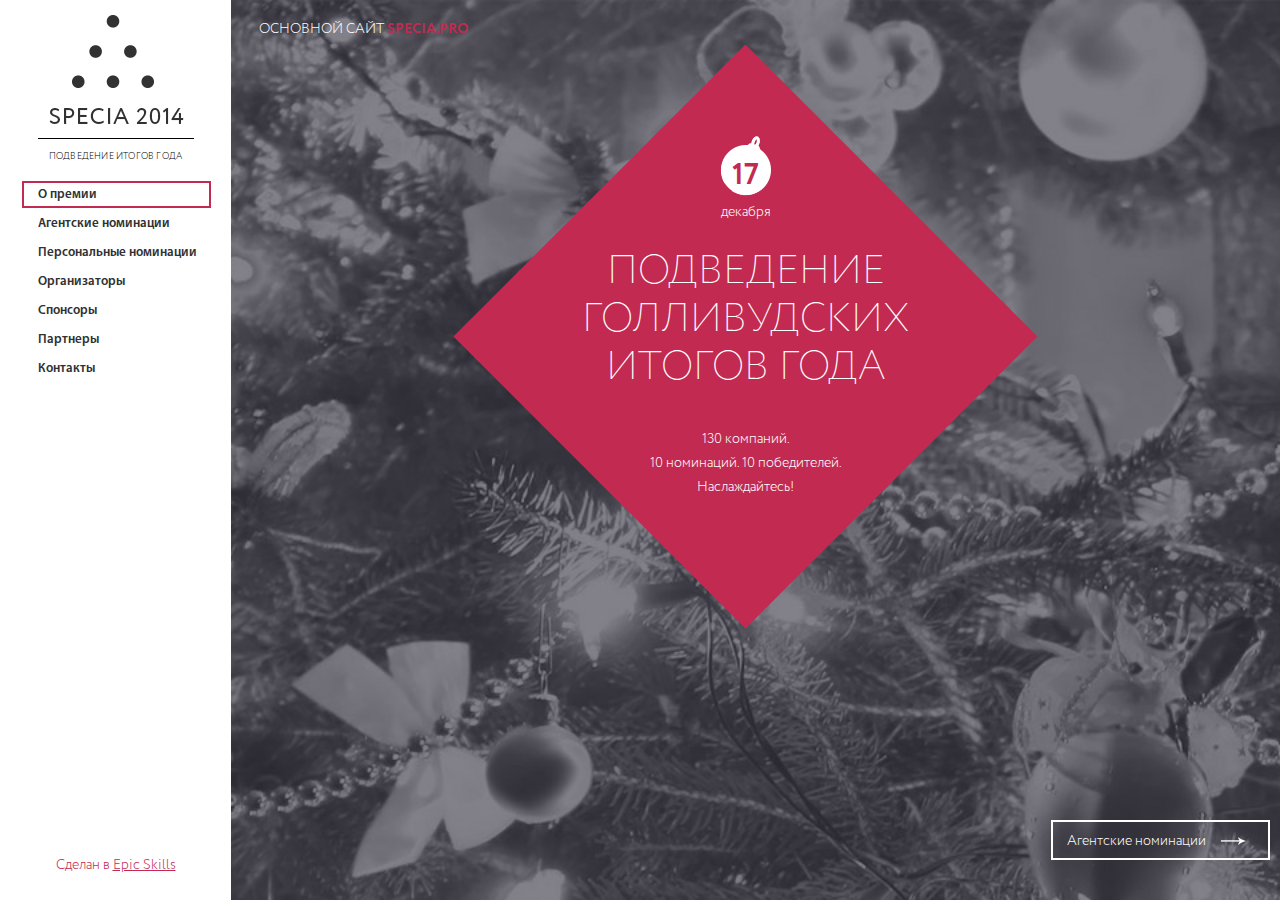
<file: index.html>
<!DOCTYPE html>
<html lang="en">
	<head>
		<meta http-equiv="Content-Type" content="text/html; charset=UTF-8">
		<title>Specia 2014</title>
		<link rel='stylesheet' href='css/reset.css' type='text/css'>
        <link rel="stylesheet" href="css/jquery.fancybox.css">
        <link rel="stylesheet" href="css/onepage-scroll.css">
		<link rel="stylesheet" href="css/style.css" type="text/css">

	</head>
	<body>
        <aside>
            <div class="logo">
                <a href="http://specia.pro/"><img src="img/logo.png" alt=""></a>
                <a href="http://specia.pro/"><img src="img/logo_partners.png" alt=""></a>
                <p class="number-nomination"></p>
                <p>Подведение итогов года</p>
            </div>
            <nav>
                <ul class="outer-menu">
                    <li><a href="#" data-page="1" class="active-link">О премии</a></li>
                    <li><a href="#" class="pull-me" data-page="2">Агентские номинации</a>
                        <ul class="inner-menu" data-inner-menu="1" data-own="1">
                            <li><a href="#" data-page="3" class="inner-link" data-own="1">Лучший event года</a></li>
                            <li><a href="#" data-page="4" class="inner-link" data-own="1">Лучший офис</a></li>
                            <li><a href="#" data-page="5" class="inner-link" data-own="1">Двигатель питерского рынка</a></li>
                            <li><a href="#" data-page="6" class="inner-link" data-own="1">Fail года</a></li>
                            <li><a href="#" data-page="7" class="inner-link" data-own="1">Бренд года</a></li>
                            <li><a href="#" data-page="8" class="inner-link" data-own="1">HR года</a></li>
                            <li><a href="#" data-page="9" class="inner-link" data-own="1">Лучший сайт агентства</a></li>
                            <li><a href="#" data-page="10" class="inner-link" data-own="1">Лучшая молодая студия</a></li>
                        </ul>
                    </li>
                    <li><a href="#" data-page="11" class="pull-me" data-own="2">Персональные номинации</a>
                        <ul class="inner-menu" data-inner-menu="2">
                            <li><a href="#" data-page="12" class="inner-link" data-own="2">Лучший спикер</a></li>
                            <li><a href="#" data-page="13" class="inner-link" data-own="2">Самый яркий руководитель</a></li>
                        </ul>
                    </li>
                    <li><a href="#" data-page="14" data-other="">Организаторы</a></li>
                    <li><a href="#" data-page="15" data-other="">Спонсоры</a></li>
                    <li><a href="#" data-page="16" data-other="">Партнеры</a></li>
                    <li><a href="#" data-page="17">Контакты</a></li>
                </ul>
            </nav>
            <div class="copyright">
                <a href="#">Сделан в <span>Epic Skills</span></a>
            </div>
        </aside>
        <div id="pages">
            <section>
                <div class="wrapper">
                    <div class="mainImg">
                        <img src="img/img_bg.jpg" alt="">
                    </div>
                    <div class="main">
                        <div class="content">
                            <p>Основной сайт <a href="http://specia.pro/">specia.pro</a></p>
                            <div class="promo">
                                <p>17</p>
                                <p>декабря</p>
                                <h1>Подведение голливудских итогов года</h1>
                                <p>130 компаний.</p>
                                <p> 10 номинаций. 10 победителей.</p>
                                <p>Наслаждайтесь!</p>
                            </div>
                            <a href="#" class="next"><span>Агентские номинации</span></a>
                        </div>
                    </div>
                </div>
            </section>
            <section>
                <div class="wrapper">
                    <div class="mainImg">
                        <img src="img/img_bg.jpg" alt="">
                    </div>
                    <div class="main"> 
                        <div class="content">
                            <p>Основной сайт <a href="http://specia.pro/">specia.pro</a></p>
                            <div class="promo">
                                <p>17</p>
                                <p>декабря</p>
                                <h1>Агентские номинации</h1>
                                <p>130 компаний.</p>
                                <p> 10 номинаций. 10 победителей.</p>
                                <p>Наслаждайтесь!</p>
                            </div>
                            <a href="#" class="next"><span>Лучший event года</span></a>
                        </div>
                    </div>
                </div>
            </section>
            <section class="nominations" data-number="1">
                <div class="wrapper">
                    <div class="mainImg">
                    </div>
                    <div class="main">
                        <div class="content clearfix">
                            <div class="header">
                                <p>Агентские номинации</p>
                            </div>
                            <h1>Лучший event года</h1>
                            <p>самое креативное мероприятие с организацией высокого уровня</p>
                            <div class="row clearfix">
                                <div class="item medalists first-place">
                                    <a href="presentations/1_Event/1. Digitale. Serenity.pdf" class="image-wrapper" target="_blank">
                                        <img src="img/nominants/digitale.jpg" alt="">
                                        <div class="hover-presentation">
                                            <div class="circle"></div>
                                        </div>
                                    </a>
                                    <h3>Digitale</h3>
                                    <div class="contacts clearfix">
                                        <a href="http://digitaleconf.ru/" class="site">digitaleconf.ru</a>
                                    </div>

                                </div>
                                <div class="item medalists second-place">
                                    <a href="presentations/1_Event/4. СПИК. TRINET.ppsx" class="image-wrapper" target="_blank"><img src="img/nominants/spic.jpg" alt="">
                                    <div class="hover-presentation">
                                        <div class="circle"></div>
                                    </div>
                                    </a>
                                    <h3>СПИК</h3>
                                    <div class="contacts clearfix">
                                        <a href="http://2014.sp-ic.ru/" class="site">2014.sp-ic.ru</a>
                                    </div>
                                </div>
                                <div class="item medalists third-place">
                                    <a href="presentations/1_Event/3. Umi summit. UMI.pdf" class="image-wrapper" target="_blank"><img src="img/nominants/umi_summit.jpg" alt="">
                                    <div class="hover-presentation">
                                        <div class="circle"></div>
                                    </div>
                                    </a>
                                    <h3>UMI.SUMMIT</h3>
                                    <div class="contacts clearfix">
                                        <a href="http://www.umi-cms.ru/partners/summit/" class="site">www.umi-cms.ru</a>
                                    </div>
                                </div>
                            </div>
                            <a href="#" class="next"><span>Лучший офис</span></a>
                        </div>
                    </div>
                </div>
            </section>
            <section class="nominations" data-number="2">
                <div class="wrapper">
                    <div class="mainImg">
                    </div>
                    <div class="main">
                        <div class="content clearfix">
                            <div class="header">
                                <div>
                                    <p>Агентские номинации</p>
                                </div>
                            </div>
                            <h1>Лучший офис</h1>
                            <p>Самый оригинальный и функциональный офис, из которого не хочется уходить</p>
                            <div class="row clearfix">
                                <div class="item medalists first-place">
                                    <a href="presentations/2_office/1. Офис. Легион.pdf" class="image-wrapper" target="_blank"><img src="img/nominants/legion.jpg" alt="">
                                    <div class="hover-presentation">
                                        <div class="circle"></div>
                                    </div>
                                    </a>
                                    <h3>Легион</h3>
                                    <div class="contacts clearfix">
                                        <a href="http://www.ralegion.ru/" class="site">www.ralegion.ru</a>
                                    </div>
                                </div>
                                <div class="item medalists second-place">
                                    <a href="presentations/2_office/3. Офис. AMG.pdf" class="image-wrapper" target="_blank"><img src="img/nominants/astra.png" alt="">
                                    <div class="hover-presentation">
                                        <div class="circle"></div>
                                    </div>
                                    </a>
                                    <h3>Astra Media Group</h3>
                                    <div class="contacts clearfix">
                                        <a href="http://www.astramg.ru/" class="site">www.astramg.ru</a>
                                    </div>
                                </div>
                                <div class="item medalists third-place">
                                    <a href="presentations/2_office/2. Офис. PDG.pdf" class="image-wrapper" target="_blank"><img src="img/nominants/pdg.png" alt="">
                                    <div class="hover-presentation">
                                        <div class="circle"></div>
                                    </div>
                                    </a>
                                    <h3>Интернет-издательство PDG</h3>
                                    <div class="contacts clearfix">
                                        <a href="http://www.pdg.ru/" class="site">www.pdg.ru</a>
                                    </div>
                                </div>
                            </div>
                            <a href="#" class="next"><span>Двигатель рынка</span></a>
                        </div>
                    </div>
                </div>
            </section>
            <section class="nominations" data-number="3">
                <div class="wrapper">
                    <div class="mainImg">
                    </div>
                    <div class="main">
                        <div class="content clearfix">
                            <div class="header">
                                <div>
                                    <p>Агентские номинации</p>
                                </div>
                            </div>
                            <h1>Двигатель питерского рынка</h1>
                            <p>Компания, занимающаяся развитием отрасли и обучением</p>
                            <div class="row clearfix">
                                <div class="item medalists first-place">
                                    <a href="presentations/3_engine/1. Epic Skills.pdf" class="image-wrapper" target="_blank">
                                        <img src="img/nominants/epic_skills.jpg" alt="">
                                        <div class="hover-presentation">
                                            <div class="circle"></div>
                                        </div>
                                    </a>
                                    <h3>Epic Skills</h3>
                                    <div class="contacts clearfix">
                                        <a href="http://epixx.ru/" class="site">epixx.ru</a>
                                    </div>
                                </div>
                                <div class="item medalists third-place">
                                    <a href="presentations/3_engine/2. Serenity.pdf" class="image-wrapper" target="_blank"><img src="img/nominants/serenity.png" alt="">
                                    <div class="hover-presentation">
                                        <div class="circle"></div>
                                    </div></a>
                                    <h3>Serenity</h3>
                                    <div class="contacts clearfix">
                                        <a href="http://serenity.su/" class="site">serenity.su</a>
                                    </div>
                                </div>
                                <div class="item">
                                    <a href="presentations/3_engine/3. UMI.pdf" class="image-wrapper" target="_blank"><img src="img/nominants/umi.png" alt="">
                                    <div class="hover-presentation">
                                        <div class="circle"></div>
                                    </div></a>
                                    <h3>UMI</h3>
                                    <div class="contacts clearfix">
                                        <a href="http://www.umi-cms.ru/" class="site">www.umi-cms.ru</a>
                                    </div>
                                </div>
                                <div class="item medalists second-place">
                                    <a href="presentations/3_engine/4. AMG.pdf" class="image-wrapper" target="_blank"><img src="img/nominants/astra.png" alt="">
                                    <div class="hover-presentation">
                                        <div class="circle"></div>
                                    </div></a>
                                    <h3>Astra Media Group</h3>
                                    <div class="contacts clearfix">
                                        <a href="http://www.astramg.ru/" class="site">www.astramg.ru</a>
                                    </div>
                                </div>
                            </div>
                            <a href="#" class="next"><span>Fail года</span></a>
                        </div>
                    </div>
                </div>
            </section>
            <section class="nominations" data-number="4">
                <div class="wrapper">
                    <div class="mainImg">
                    </div>
                    <div class="main">
                        <div class="content clearfix">
                            <div class="header">
                                <div>
                                    <p>Агентские номинации</p>
                                </div>
                            </div>
                            <h1>Fail года</h1>
                            <p>Самый эпичный провал этого года</p>
                            <div class="row clearfix">
                                <div class="item medalists first-place">
                                    <a href="presentations/4_fail/1. сайт Specia. AMG.pdf" class="image-wrapper" target="_blank"><img src="img/nominants/astra.png" alt="">
                                    <div class="hover-presentation">
                                        <div class="circle"></div>
                                    </div></a>
                                    <h3>Astra Media Group</h3>
                                    <div class="contacts clearfix">
                                        <a href="http://www.astramg.ru/" class="site">www.astramg.ru</a>
                                    </div>
                                </div>
                            </div>
                            <a href="#" class="next"><span>Бренд года</span></a>
                        </div>
                    </div>
                </div>
            </section>
            <section class="nominations" data-number="5">
                <div class="wrapper">
                    <div class="mainImg">
                    </div>
                    <div class="main">
                        <div class="content clearfix">
                            <div class="header">
                                <div>
                                    <p>Агентские номинации</p>
                                </div>
                            </div>
                            <h1>БРЕНД ГОДА</h1>
                            <p>Самое яркое позиционирование</p>
                            <div class="row clearfix">
                                <div class="item medalists third-place">
                                    <a href="presentations/5_brandname/2. Бренд. ARTW.pdf" class="image-wrapper" target="_blank"><img src="img/nominants/artw.png" alt="">
                                    <div class="hover-presentation">
                                        <div class="circle"></div>
                                    </div>
                                    </a>
                                    <h3>ARTW</h3>
                                    <div class="contacts clearfix">
                                        <a href="http://artw.ru/" class="site">artw.ru</a>
                                    </div>
                                </div>
                                <div class="item medalists first-place">
                                    <a href="presentations/5_brandname/5. Бренд. Shishki.pdf" class="image-wrapper" target="_blank"><img src="img/nominants/shishki.jpg" alt="">
                                    <div class="hover-presentation">
                                        <div class="circle"></div>
                                    </div></a>
                                    <h3>Shishki</h3>
                                    <div class="contacts clearfix">
                                        <a href="http://www.shishki.pro/" class="site">www.shishki.pro</a>
                                    </div>
                                </div>
                                <div class="item medalists second-place">
                                    <a href="presentations/5_brandname/6. Бренд. Trixid.pdf" class="image-wrapper" target="_blank"><img src="img/nominants/trixid.jpg" alt="">
                                    <div class="hover-presentation">
                                        <div class="circle"></div>
                                    </div></a>
                                    <h3>Trixid</h3>
                                    <div class="contacts clearfix">
                                        <a href="http://trixid.ru/#/" class="site">trixid.ru</a>
                                    </div>
                                </div>
                                <div class="item">
                                    <a href="presentations/5_brandname/8. Бренд. Social King.pdf" class="image-wrapper" target="_blank"><img src="img/nominants/socialkings.jpg" alt="">
                                    <div class="hover-presentation">
                                        <div class="circle"></div>
                                    </div></a>
                                    <h3>Social King</h3>
                                    <div class="contacts clearfix">
                                        <a href="http://socialking.ru/" class="site">socialking.ru</a>
                                    </div>
                                </div>
                            </div>
                            <a href="#" class="next"><span>HR года</span></a>
                        </div>
                    </div>
                </div>
            </section>
            <section class="nominations" data-number="6">
                <div class="wrapper">
                    <div class="mainImg">
                    </div>
                    <div class="main">
                        <div class="content clearfix">
                            <div class="header">
                                <div>
                                    <p>Агентские номинации</p>
                                </div>
                            </div>
                            <h1>HR ГОДА</h1>
                            <p>Лучший работодатель, у которого самые счастливые сотрудники</p>
                            <div class="row clearfix">
                                <div class="item">
                                    <a href="presentations/6_hr/1. HR.  Infoshell.pdf" class="image-wrapper" target="_blank"><img src="img/nominants/infoshell.png" alt="">
                                    <div class="hover-presentation">
                                        <div class="circle"></div>
                                    </div></a>
                                    <h3>InfoShell</h3>
                                    <div class="contacts clearfix">
                                        <a href="http://www.infoshell.ru/" class="site">www.infoshell.ru</a>
                                    </div>
                                </div>
                                <div class="item medalists third-place">
                                    <a href="presentations/6_hr/2. HR. AMG.pdf" class="image-wrapper" target="_blank"><img src="img/nominants/astra.png" alt="">
                                    <div class="hover-presentation">
                                        <div class="circle"></div>
                                    </div></a>
                                    <h3>Astra Media Group</h3>
                                    <div class="contacts clearfix">
                                        <a href="http://www.astramg.ru/" class="site">www.astramg.ru</a>
                                    </div>
                                </div>
                                <div class="item medalists first-place">
                                    <a href="presentations/6_hr/3. HR. Shishki.pdf" class="image-wrapper" target="_blank"><img src="img/nominants/shishki.jpg" alt="">
                                    <div class="hover-presentation">
                                        <div class="circle"></div>
                                    </div></a>
                                    <h3>Shishki</h3>
                                    <div class="contacts clearfix">
                                        <a href="http://www.shishki.pro/" class="site">www.shishki.pro</a>
                                    </div>
                                </div>
                                <div class="item medalists second-place">
                                    <a href="presentations/6_hr/5. HR. Медиасфера.pdf" class="image-wrapper" target="_blank"><img src="img/nominants/mediasfera.jpg" alt="">
                                    <div class="hover-presentation">
                                        <div class="circle"></div>
                                    </div></a>
                                    <h3>Медиасфера</h3>
                                    <div class="contacts clearfix">
                                        <a href="http://www.media-sfera.com/" class="site">media-sfera.com</a>
                                    </div>
                                </div>
                            </div>
                            <a href="#" class="next"><span>Лучший сайт агентства</span></a>
                        </div>
                    </div>
                </div>
            </section>
            <section class="nominations" data-number="7">
                <div class="wrapper">
                    <div class="mainImg">
                    </div>
                    <div class="main">
                        <div class="content clearfix">
                            <div class="header">
                                <div>
                                    <p>Агентские номинации</p>
                                </div>
                            </div>
                            <h1>ЛУЧШИЙ САЙТ АГЕНТСТВА</h1>
                            <p>Самый продуктивный сайт digital-компании</p>
                            <div class="row clearfix">
                                <div class="item medalists second-place">
                                    <a href="presentations/7_site/2. Сайт. Легион.pdf" class="image-wrapper" target="_blank"><img src="img/nominants/legion.jpg" alt="">
                                    <div class="hover-presentation">
                                        <div class="circle"></div>
                                    </div></a>
                                    <h3>Легион</h3>
                                    <div class="contacts clearfix">
                                        <a href="http://www.ralegion.ru/" class="site">www.ralegion.ru</a>
                                    </div>
                                </div>
                                <div class="item medalists first-place">
                                    <a href="presentations/7_site/5. Сайт. Nimax.pdf" class="image-wrapper" target="_blank"><img src="img/nominants/nimax_test.png" alt="">
                                    <div class="hover-presentation">
                                        <div class="circle"></div>
                                    </div></a>
                                    <h3>Nimax</h3>
                                    <div class="contacts clearfix">
                                        <a href="http://www.nimax.ru/" class="site">www.nimax.ru</a>
                                    </div>
                                </div>
                                <div class="item medalists third-place">
                                    <a href="presentations/7_site/7. Сайт. UX LAB.pdf" class="image-wrapper" target="_blank"><img src="img/nominants/ux_lab.png" alt="">
                                    <div class="hover-presentation">
                                        <div class="circle"></div>
                                    </div></a>
                                    <h3>UX LAB</h3>
                                    <div class="contacts clearfix">
                                        <a href="http://ux-lab.ru/index.html" class="site">ux-lab.ru</a>
                                    </div>
                                </div>
                                <div class="item">
                                    <a href="presentations/7_site/Сайт. Create.pdf" class="image-wrapper" target="_blank"><img src="img/nominants/create.jpg" alt="">
                                    <div class="hover-presentation">
                                        <div class="circle"></div>
                                    </div></a>
                                    <h3>Create</h3>
                                    <div class="contacts clearfix">
                                        <a href="http://createdigital.me/" class="site">createdigital.me</a>
                                    </div>
                                </div>
                            </div>
                            <a href="#" class="next"><span>Лучшая молодая студия</span></a>
                        </div>
                    </div>
                </div>
            </section>
            <section class="nominations" data-number="8">
                <div class="wrapper">
                    <div class="mainImg">
                    </div>
                    <div class="main">
                        <div class="content clearfix">
                            <div class="header">
                                <div>
                                    <p>Агентские номинации</p>
                                </div>
                            </div>
                            <h1>ЛУЧШАЯ МОЛОДАЯ СТУДИЯ</h1>
                            <p>Молодая студия, громко заявившая о себе</p>
                            <div class="row clearfix">
                                <div class="item">
                                    <a href="presentations/8_young/2. Аэроплан.pdf" class="image-wrapper" target="_blank"><img src="img/img_sponsors_aeroplan.jpg" alt="">
                                    <div class="hover-presentation">
                                        <div class="circle"></div>
                                    </div></a>
                                    <h3>Аэроплан</h3>
                                    <div class="contacts clearfix">
                                        <a href="https://aeroplan.ru/" class="site">aeroplan.ru</a>
                                    </div>
                                </div>
                                <div class="item medalists third-place">
                                    <a href="presentations/8_young/5. Create.pdf" class="image-wrapper" target="_blank"><img src="img/nominants/create.jpg" alt="">
                                    <div class="hover-presentation">
                                        <div class="circle"></div>
                                    </div></a>
                                    <h3>Create</h3>
                                    <div class="contacts clearfix">
                                        <a href="http://createdigital.me/" class="site">createdigital.me</a>
                                    </div>
                                </div>
                                <div class="item medalists second-place">
                                    <a href="presentations/8_young/3. Take the Cake.pdf" class="image-wrapper" target="_blank"><img src="img/nominants/takethecake.jpg" alt="">
                                    <div class="hover-presentation">
                                        <div class="circle"></div>
                                    </div></a>
                                    <h3>Take the cake</h3>
                                    <div class="contacts clearfix">
                                        <a href="http://takethecake.ru/" class="site">takethecake.ru</a>
                                    </div>
                                </div>
                                <div class="item medalists first-place">
                                    <a href="presentations/8_young/4. El Fidel.pdf" class="image-wrapper" target="_blank"><img src="img/nominants/elfidel.jpg" alt="">
                                    <div class="hover-presentation">
                                        <div class="circle"></div>
                                    </div></a>
                                    <h3>El Fidel</h3>
                                    <div class="contacts clearfix">
                                        <a href="http://www.el-fidel.com/" class="site">el-fidel.com</a>
                                    </div>
                                </div>
                            </div>
                            <a href="#" class="next"><span>Персональные номинации</span></a>
                        </div>
                    </div>
                </div>
            </section>
            <section>
                <div class="wrapper">
                    <div class="mainImg">
                        <img src="img/img_bg.jpg" alt="">
                    </div>
                    <div class="main">
                        <div class="content">
                            <p>Основной сайт <a href="http://specia.pro/">specia.pro</a></p>
                            <div class="promo">
                                <p>17</p>
                                <p>декабря</p>
                                <h1>Персональные номинации</h1>
                                <p>130 компаний.</p>
                                <p>10 номинаций. 10 победителей.</p>
                                <p>Наслаждайтесь зрелищем!</p>
                            </div>
                            <a href="#" class="next">Лучший спикер</a>
                        </div>
                    </div>
                </div>
            </section>
            <section class="nominations" data-number="1">
                <div class="wrapper">
                    <div class="mainImg">
                    </div>
                    <div class="main">
                        <div class="content clearfix">
                            <div class="header">
                                <div>
                                    <p>Персональные номинации</p>
                                </div>
                            </div>
                            <h1>Лучший спикер</h1>
                            <p>Человек, знающий, как завладеть аудиторией</p>
                            <div class="row clearfix">
                                <div class="item medalists third-place">
                                    <a href="presentations/1_speaker/2. Миша Шишкин. shishki.pdf" class="image-wrapper" target="_blank"><img src="img/nominants/shishki.jpg" alt="">
                                    <div class="hover-presentation">
                                        <div class="circle"></div>
                                    </div></a>
                                    <h3>Миша Шишкин</h3>
                                    <div class="contacts clearfix">
                                        <a href="http://www.shishki.pro/" class="site">shishki.pro</a>
                                    </div>
                                </div>
                                <div class="item medalists third-place">
                                    <a href="presentations/1_speaker/1. Толя Соболев. CubeLine.pdf" class="image-wrapper" target="_blank"><img src="img/nominants/cubeline.png" alt="">
                                    <div class="hover-presentation">
                                        <div class="circle"></div>
                                    </div></a>
                                    <h3>Анатолий Соболев</h3>
                                    <div class="contacts clearfix">
                                        <a href="http://www.cubeline.ru/" class="site">cubeline.ru</a>
                                    </div>
                                </div>
                                <div class="item medalists first-place">
                                    <a href="presentations/1_speaker/5. Иннокентий Нестеренко. Topright.pdf" class="image-wrapper" target="_blank"><img src="img/nominants/topright.png" alt="">
                                    <div class="hover-presentation">
                                        <div class="circle"></div>
                                    </div></a>
                                    <h3>Иннокентий Нестеренко</h3>
                                    <div class="contacts clearfix">
                                        <a href="http://topright.ru/" class="site">topright.ru</a>
                                    </div>
                                </div>
                                <div class="item medalists second-place">
                                    <a href="presentations/1_speaker/3. Сергей Котырев. UMI.pdf" class="image-wrapper" target="_blank"><img src="img/nominants/umi.png" alt="">
                                    <div class="hover-presentation">
                                        <div class="circle"></div>
                                    </div></a>
                                    <h3>Сергей Котырев</h3>
                                    <div class="contacts clearfix">
                                        <a href="http://www.umi-cms.ru/" class="site">umi-cms.ru</a>
                                    </div>
                                </div>
                            </div>
                            <a href="#" class="next"><span>Самый яркий руководитель</span></a>
                        </div>
                    </div>
                </div>
            </section>
            <section class="nominations" data-number="2">
                <div class="wrapper">
                    <div class="mainImg">
                    </div>
                    <div class="main">
                        <div class="content clearfix">
                            <div class="header">
                                <div>
                                    <p>Персональные номинации</p>
                                </div>
                            </div>
                            <h1>САМЫЙ ЯРКИЙ РУКОВОДИТЕЛЬ</h1>
                            <p>Харизматичный руководитель, держащий курс на достижение цели</p>
                            <div class="row clearfix">
                                <div class="item medalists first-place">
                                    <a href="presentations/2_chief/5. Миша Шишкин. shishki.pdf" class="image-wrapper" target="_blank"><img src="img/nominants/shishki.jpg" alt="">
                                    <div class="hover-presentation">
                                        <div class="circle"></div>
                                    </div></a>
                                    <h3>Миша Шишкин</h3>
                                    <div class="contacts clearfix">
                                        <a href="http://www.shishki.pro/" class="site">shishki.pro</a>
                                    </div>
                                </div>
                                <div class="item medalists second-place">
                                    <a href="presentations/2_chief/1. Ирина. ARTW..pdf" class="image-wrapper" target="_blank"><img src="img/nominants/artw.png" alt="">
                                    <div class="hover-presentation">
                                        <div class="circle"></div>
                                    </div></a>
                                    <h3>Ирина Титаренко</h3>
                                    <div class="contacts clearfix">
                                        <a href="http://artw.ru/" class="site">artw.ru</a>
                                    </div>
                                </div>
                                <div class="item medalists third-place">
                                    <a href="presentations/2_chief/9. Дмитрий Максимов. Медиасфера.pdf" class="image-wrapper" target="_blank"><img src="img/nominants/mediasfera.jpg" alt="">
                                    <div class="hover-presentation">
                                        <div class="circle"></div>
                                    </div></a>
                                    <h3>Дмитрий Максимов</h3>
                                    <div class="contacts clearfix">
                                        <a href="http://www.media-sfera.com/" class="site">media-sfera.com</a>
                                    </div>
                                </div>
                                <div class="item">
                                    <a href="presentations/2_chief/7. Сергей Котырев. UMI.pdf" class="image-wrapper" target="_blank"><img src="img/nominants/umi.png" alt="">
                                    <div class="hover-presentation">
                                        <div class="circle"></div>
                                    </div></a>
                                    <h3>Сергей Котырев</h3>
                                    <div class="contacts clearfix">
                                        <a href="http://www.umi-cms.ru/" class="site">umi-cms.ru</a>
                                    </div>
                                </div>
                            </div>
                            <a href="#" class="next"><span>Организаторы</span></a>
                        </div>
                    </div>
                </div>
            </section>

            <!-- Организаторы -->

            <section class="nominations partners organizers">
                <div class="wrapper">
                    <div class="mainImg">
                    </div>
                    <div class="main">
                        <div class="content clearfix">
                            <div class="header">
                                <div>
                                    <p>Организаторы</p>
                                </div>
                            </div>
                            <div class="item"><a href="http://www.astramg.ru/" class="image-wrapper"><img src="img/icon_org_astra.png" alt=""></a></div>
                            <div class="item"><a href="http://www.specia.pro/" class="image-wrapper"><img src="img/icon_org_specia.png" alt=""></a></div>
                            <a href="#" class="next"><span>Спонсоры</span></a>
                        </div>
                    </div>
                </div>
            </section>
            <!-- Спонсоры -->
            <section class="nominations partners">
                <div class="wrapper">
                    <div class="mainImg">
                    </div>
                    <div class="main">
                        <div class="content clearfix">
                            <div class="header">
                                <div>
                                    <p>Спонсоры</p>
                                </div>
                            </div>
                            <h2><span>Specia</span>льные спонсоры</h2>
                            <div class="item"><a href="https://aeroplan.ru/" class="image-wrapper"><img src="img/img_sponsors_aeroplan.jpg" alt=""></a></div>
                            <div class="item"><a href="http://www.kelnik.ru/" class="image-wrapper"><img src="img/icon_sponsors_kelnik.png" alt=""></a></div>
                            <h2>Спонсоры</h2>
                            <div class="item"><a href="http://www.ralegion.ru/" class="image-wrapper"><img src="img/icon_sponsors_legion.png" alt=""></a></div>
                            <div class="item"><a href="http://www.mailigen.ru/" class="image-wrapper"><img src="img/icon_sponsors_mailigen.png" alt=""></a></div>
                            <div class="item"><a href="http://artw.ru/" class="image-wrapper"><img src="img/icon_sponsors_artw.png" alt=""></a></div>
                            <a href="#" class="next"><span>Партнеры</span></a>
                        </div>
                    </div>
                </div>
            </section>
            <!-- Партнеры -->

            <section class="nominations partners">
                <div class="wrapper">
                    <div class="mainImg">
                    </div>
                    <div class="main">
                        <div class="content clearfix">
                            <div class="header">
                                <div>
                                    <p>Партнеры</p>
                                </div>
                            </div>
                            <div class="item"><a href="http://www.ikraikra.ru/spb/" class="image-wrapper"><img src="img/icon_partners_ikra.png" alt=""></a></div>
                            <div class="item"><a href="http://vk.com/wafwaf" class="image-wrapper"><img src="img/icon_partners_wafwaf.png" alt=""></a></div>
                            <div class="item"><a href="http://vk.com/bowties_moonriver" class="image-wrapper"><img src="img/icon_partners_moonriver.png" alt=""></a></div>
                            <div class="item"><a href="http://www.coffeemania.spb.ru/" class="image-wrapper"><img src="img/icon_partners_coffee.png" alt=""></a></div>
                            <div class="item"><a href="http://www.umi-cms.ru/" class="image-wrapper"><img src="img/icon_partners_umi.png" alt=""></a></div>
                            <div class="item"><a href="http://vk.com/bearfruitdrinks" class="image-wrapper"><img src="img/icon_partners_bearfruit.png" alt=""></a></div>
                            <div class="item"><a href="http://spb.hh.ru/" class="image-wrapper"><img src="img/icon_partners_hh.png" alt=""></a></div>
                            <div class="item"><a href="http://www.cubeline.ru/" class="image-wrapper"><img src="img/icon_partners_cubeline.png" alt=""></a></div>
                            <div class="item"><a href="http://molinos.ru/" class="image-wrapper"><img src="img/icon_partners_molinos.png" alt=""></a></div>
                            <div class="item"><a href="http://epixx.ru/" class="image-wrapper"><img src="img/icon_partners_epixx.png" alt=""></a></div>
                            <a href="#" class="next"><span>Контакты</span></a>
                        </div>
                    </div>
                </div>
            </section>  

            <!-- Контакты -->
            <section>
                <div class="wrapper">
                    <div class="mainImg">
                        <img src="img/img_bg.jpg" alt="">
                    </div>
                    <div class="main"> 
                        <div class="content page-contacts">
                            <!-- <p>Основной сайт <a href="http://specia.pro/">specia.pro</a></p> -->
                            <div class="promo">
                                <a href="http://specia.pro/">specia.pro</a>
                                <div class="social">
                                    <a href="https://twitter.com/speciapro" class="social-button icon-twitter"><span>twitter</span></a>
                                    <a href="https://www.facebook.com/groups/specia/" class="social-button icon-facebook"><span>facebook</span></a>
                                    <a href="http://instagram.com/specia_pro" class="social-button icon-instagram"><span>instagram</span></a>
                                </div>
                            </div>
                            <!-- <a href="#" class="next">Лучший event года</a> -->
                        </div>
                    </div>
                </div>
            </section>
        </div>




        <script src="js/jquery-2.1.1.min.js"></script>
        <script src="js/jquery.fancybox.pack.js"></script>
        <script src="js/jquery.onepage-scroll.js"></script>

        <script>

        $(document).ready(function () {


            // функция маркирования меню
            function markedMenu() {
                $('nav ul a').removeClass('active-link');
                var $index = $(".section.active").attr("data-index");
                $('[data-page="'+ $index +'"]').addClass('active-link');
            }

            function toggleAside(){
                if( $('ul.inner-menu li a').hasClass('active-link') ) {
                    $('aside').removeClass();
                    $('aside').addClass('nomination-aside');
                } else if ( $('[data-other]').hasClass('active-link') ){
                    $('aside').removeClass();
                    $('aside').addClass('partners-aside');
                } else  {
                    $('aside').removeClass();
                }
            }

            function aside(){

                    var linkCount = $(".inner-link.active-link").attr('data-own');
                    var listCount = $(".inner-menu").attr('data-own');

                    //если какие либо кнопки со встренными списками активны, то список раскроется

                    if( $('.pull-me').hasClass('active-link') ) {
                        $('.pull-me:not(.active-link)').next().slideUp('slow');
                        $(".pull-me.active-link").next().slideDown("slow");

                    }  else if ( $('.inner-link').hasClass('active-link') ) {

                        $('.inner-menu[data-inner-menu!=' + linkCount + ']').slideUp('slow');

                        $('.inner-link')
                            .parents('[data-inner-menu="'+ linkCount +'"]')
                            .slideDown('slow');
                    }  else{

                        $('ul.inner-menu').slideUp('slow');

                    }
            }







            // навигация по клику на пункт меню
            $('nav ul a').click(function() {
                var index = $(this).attr("data-page");
                $("#pages").moveTo(index);
            });

            //  переход по клику на кнопку .next
            $('.next').click(function () {
                var index = $(this).parents('section').attr("data-index");
                var page = parseFloat(index);
                $("pages").moveTo(page + 1);
            });


            

            // плагин
            $("#pages").onepage_scroll({
                sectionContainer: "section",
                pagination: false,
                animationTime: 1000,
                direction: "horizontal",
                beforeMove: function(index) {

                    markedMenu();

                    toggleAside();

                    var $numberNomination = $('.number-nomination');
                    var sectCount = $('section.active').attr('data-number');
                    $numberNomination.text(sectCount);

                    aside();

                },
                afterMove: function (index) {
                    $('[data-name]').click(function() {

                        onepage_scroll();
                                 
                    });

                }

            });

        });
        </script>
        <script src="js/main.js"></script>
	</body>
</html>
</file>
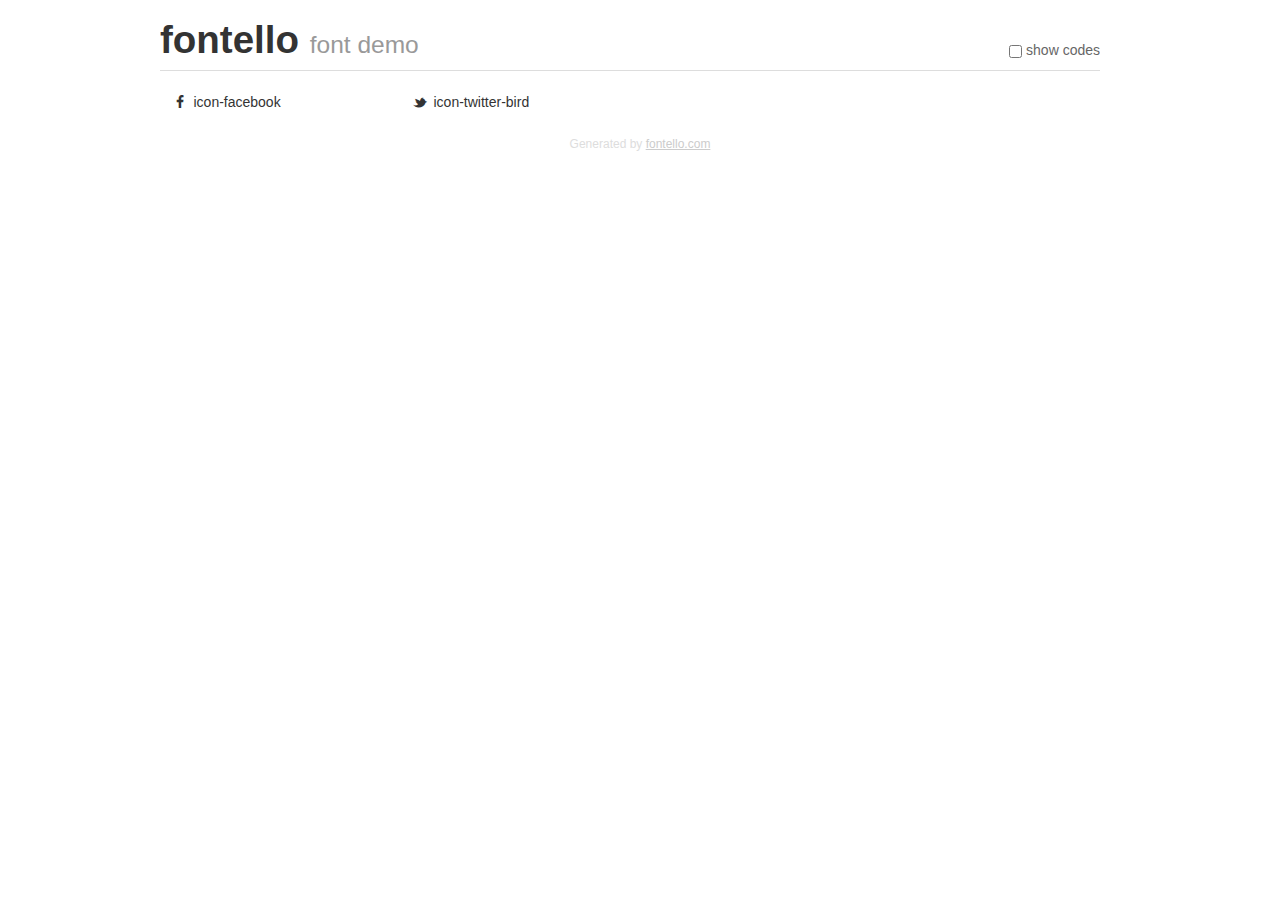
<file: css/fonts/fontello-2fa7716b/demo.html>
<!DOCTYPE html>
<html>
  <head><!--[if lt IE 9]><script language="javascript" type="text/javascript" src="//html5shim.googlecode.com/svn/trunk/html5.js"></script><![endif]-->
    <meta charset="UTF-8"><style>/*
 * Bootstrap v2.2.1
 *
 * Copyright 2012 Twitter, Inc
 * Licensed under the Apache License v2.0
 * http://www.apache.org/licenses/LICENSE-2.0
 *
 * Designed and built with all the love in the world @twitter by @mdo and @fat.
 */
.clearfix {
  *zoom: 1;
}
.clearfix:before,
.clearfix:after {
  display: table;
  content: "";
  line-height: 0;
}
.clearfix:after {
  clear: both;
}
html {
  font-size: 100%;
  -webkit-text-size-adjust: 100%;
  -ms-text-size-adjust: 100%;
}
a:focus {
  outline: thin dotted #333;
  outline: 5px auto -webkit-focus-ring-color;
  outline-offset: -2px;
}
a:hover,
a:active {
  outline: 0;
}
button,
input,
select,
textarea {
  margin: 0;
  font-size: 100%;
  vertical-align: middle;
}
button,
input {
  *overflow: visible;
  line-height: normal;
}
button::-moz-focus-inner,
input::-moz-focus-inner {
  padding: 0;
  border: 0;
}
body {
  margin: 0;
  font-family: "Helvetica Neue", Helvetica, Arial, sans-serif;
  font-size: 14px;
  line-height: 20px;
  color: #333;
  background-color: #fff;
}
a {
  color: #08c;
  text-decoration: none;
}
a:hover {
  color: #005580;
  text-decoration: underline;
}
.row {
  margin-left: -20px;
  *zoom: 1;
}
.row:before,
.row:after {
  display: table;
  content: "";
  line-height: 0;
}
.row:after {
  clear: both;
}
[class*="span"] {
  float: left;
  min-height: 1px;
  margin-left: 20px;
}
.container,
.navbar-static-top .container,
.navbar-fixed-top .container,
.navbar-fixed-bottom .container {
  width: 940px;
}
.span12 {
  width: 940px;
}
.span11 {
  width: 860px;
}
.span10 {
  width: 780px;
}
.span9 {
  width: 700px;
}
.span8 {
  width: 620px;
}
.span7 {
  width: 540px;
}
.span6 {
  width: 460px;
}
.span5 {
  width: 380px;
}
.span4 {
  width: 300px;
}
.span3 {
  width: 220px;
}
.span2 {
  width: 140px;
}
.span1 {
  width: 60px;
}
[class*="span"].pull-right,
.row-fluid [class*="span"].pull-right {
  float: right;
}
.container {
  margin-right: auto;
  margin-left: auto;
  *zoom: 1;
}
.container:before,
.container:after {
  display: table;
  content: "";
  line-height: 0;
}
.container:after {
  clear: both;
}
p {
  margin: 0 0 10px;
}
.lead {
  margin-bottom: 20px;
  font-size: 21px;
  font-weight: 200;
  line-height: 30px;
}
small {
  font-size: 85%;
}
h1 {
  margin: 10px 0;
  font-family: inherit;
  font-weight: bold;
  line-height: 20px;
  color: inherit;
  text-rendering: optimizelegibility;
}
h1 small {
  font-weight: normal;
  line-height: 1;
  color: #999;
}
h1 {
  line-height: 40px;
}
h1 {
  font-size: 38.5px;
}
h1 small {
  font-size: 24.5px;
}
body {
  margin-top: 90px;
}
.header {
  position: fixed;
  top: 0;
  left: 50%;
  margin-left: -480px;
  background-color: #fff;
  border-bottom: 1px solid #ddd;
  padding-top: 10px;
  z-index: 10;
}
.footer {
  color: #ddd;
  font-size: 12px;
  text-align: center;
  margin-top: 20px;
}
.footer a {
  color: #ccc;
  text-decoration: underline;
}
.the-icons {
  font-size: 14px;
  line-height: 24px;
}
.switch {
  position: absolute;
  right: 0;
  bottom: 10px;
  color: #666;
}
.switch input {
  margin-right: 0.3em;
}
.codesOn .i-name {
  display: none;
}
.codesOn .i-code {
  display: inline;
}
.i-code {
  display: none;
}
</style>
    <link rel="stylesheet" href="css/fontello.css">
    <link rel="stylesheet" href="css/animation.css"><!--[if IE 7]><link rel="stylesheet" href="css/fontello-ie7.css"><![endif]-->
    <script>
      function toggleCodes(on) {
        var obj = document.getElementById('icons');
        
        if (on) {
          obj.className += ' codesOn';
        } else {
          obj.className = obj.className.replace(' codesOn', '');
        }
      }
      
    </script>
  </head>
  <body>
    <div class="container header">
      <h1>
        fontello
         <small>font demo</small>
      </h1>
      <label class="switch">
        <input type="checkbox" onclick="toggleCodes(this.checked)">show codes
      </label>
    </div>
    <div id="icons" class="container">
      <div class="row">
        <div title="Code: 0xe801" class="the-icons span3"><i class="icon-facebook"></i> <span class="i-name">icon-facebook</span><span class="i-code">0xe801</span></div>
        <div title="Code: 0xe802" class="the-icons span3"><i class="icon-twitter-bird"></i> <span class="i-name">icon-twitter-bird</span><span class="i-code">0xe802</span></div>
      </div>
    </div>
    <div class="container footer">Generated by <a href="http://fontello.com">fontello.com</a></div>
  </body>
</html>
</file>
<file: css/onepage-scroll.css>
body, html {
  margin: 0;
  overflow: hidden;
  -webkit-transition: opacity 400ms;
  -moz-transition: opacity 400ms;
  transition: opacity 400ms;
}

body, .onepage-wrapper, html {
  display: block;
  position: static;
  padding: 0;
  width: 100%;
  height: 100%;
}

.onepage-wrapper {
  width: 100%;
  height: 100%;
  display: block;
  position: relative;
  padding: 0;
  -webkit-transform-style: preserve-3d;
}

.onepage-wrapper .section {
  width: 100%;
  height: 100%;
}

.onepage-pagination {
  position: absolute;
  right: 10px;
  top: 50%;
  z-index: 5;
  list-style: none;
  margin: 0;
  padding: 0;
}
.onepage-pagination li {
  padding: 0;
  text-align: center;
}
.onepage-pagination li a{
  padding: 10px;
  width: 4px;
  height: 4px;
  display: block;
  
}
.onepage-pagination li a:before{
  content: '';
  position: absolute;
  width: 4px;
  height: 4px;
  background: rgba(0,0,0,0.85);
  border-radius: 10px;
  -webkit-border-radius: 10px;
  -moz-border-radius: 10px;
}

.onepage-pagination li a.active:before{
  width: 10px;
  height: 10px;
  background: none;
  border: 1px solid black;
  margin-top: -4px;
  left: 8px;
}

.disabled-onepage-scroll, .disabled-onepage-scroll .wrapper {
  overflow: auto;
}

.disabled-onepage-scroll .onepage-wrapper .section {
  position: relative !important;
  top: auto !important;
  left: auto !important;
}
.disabled-onepage-scroll .onepage-wrapper {
  -webkit-transform: none !important;
  -moz-transform: none !important;
  transform: none !important;
  -ms-transform: none !important;
  min-height: 100%;
}


.disabled-onepage-scroll .onepage-pagination {
  display: none;
}

body.disabled-onepage-scroll, .disabled-onepage-scroll .onepage-wrapper, html {
  position: inherit;
}
</file>
<file: css/style.css>
@font-face{
    font-family: 'Circe ExtraLight';
    src:url(fonts/CRC25.otf)
}
@font-face{
    font-family: 'Circe Light';
    src:url(fonts/CRC35.otf)
}

@font-face{
    font-family: 'Circe Regular';
    src:url(fonts/CRC55.otf)
}

@font-face{
    font-family: 'Circe Bold';
    src:url(fonts/Circe-Bold.otf)
}

@font-face{
    font-family: 'MyriadPro Regular';
    src:url(fonts/MyriadPro-Regular.otf);
}

@font-face{
    font-family: 'MyriadPro Bold';
    src:url(fonts/MyriadPro-Bold.otf);
}

@font-face{
    font-family: 'MyriadPro SemiBold';
    src:url(fonts/MyriadPro-Semibold.otf);
}
/*@font-face{
    font-family: 'MyriadPro SemiBoldIt';
    src:url(fonts/MyriadPro-SemiboldIt.otf);
}*/

@font-face{
    font-family: 'Fontello';
    src:url(fonts/fontello.eot),
        url(fonts/fontello.woff),
        url(fonts/fontello.ttf),
        url(fonts/fontello.svg);
}

*{
    -webkit-box-sizing: border-box;
    -moz-box-sizing: border-box;
    -ms-box-sizing: border-box;
    box-sizing: border-box;
}


html, body {height: 100%;}

.clearfix{overflow: hidden;}

.wrapper{height: 100%;}

.main{
    padding-left: 231px;
    position: relative;
    height: 100%;
}

.mainImg{    
    height: 100%;
    overflow: hidden;
    position: absolute;
    white-space: normal;
    width: 100%;
    z-index: -10;
}

.mainImg img{
    min-height: 100%;
    min-width: 990px;
    width: 100%;
    position: absolute;
    top: 0;
}


/*Боковая панель*/
aside{
    width: 231px;
    position: fixed;
    display: block;
    left: 0;
    top: 0;
    background-color: #fff;
    min-height: 100%;
    z-index: 500;
}

aside .number-nomination{ display: none; }
aside .logo a:last-of-type{display: none;}
/*Лого*/
.logo{
    text-align: center;
    padding-top: 15px;
    margin-bottom: 20px;
}
.logo a{
    display: inline-block;
    margin-bottom: 10px;
}

.logo span{
    display: inline-block;
    padding-bottom: 13px;
    border-bottom: 1px solid #000;
    margin-bottom: 14px;
}
.logo p:not(.number-nomination){
    font-size: 9px;
    text-transform: uppercase;
    font-family: 'Circe Light';
    letter-spacing: 0.2px;
}

/*Навигация*/
nav>ul{
    padding: 0 22px;
    padding-right: 20px;
}
.outer-menu li{
    margin-bottom: 2px;
}
/*.outer-menu>li>a{
    font-weight: bold;
}*/
.outer-menu>li a{
    display: block;
    padding: 5px 0 5px 14px;
    font-size: 13px;
    /*font-family: 'MyriadPro Regular';*/
    /*font-family: 'MyriadPro Bold';*/
    color: #313131;
    text-decoration: none;
    border: 2px solid transparent;
    /*font-weight: bold;*/
    font-family: 'MyriadPro SemiBold';
    /*font-family: 'MyriadPro SemiBoldIt';*/
}
.outer-menu li a:hover{
    border: 2px solid #656678;
    padding: 5px 0 5px 14px;
}
.inner-menu{
    padding-top: 3px;
}

/*Внутреннее меню*/
.inner-menu>li a{
    font-family: 'Circe Regular';
    /*font-weight: normal;*/
}

.outer-menu>li a.active-link{
    border: 2px solid #c32a52;
    padding: 5px 0 5px 14px;
}


.outer-menu li a.active-link:hover{
    padding: 5px 0 5px 14px;
}

/*[data-open="true"]{ display: block; }*/
.inner-menu{ display: none; }

/*Копирайт*/

.copyright{ 
    text-align: center; 
    position: absolute;
    left: 0;
    right: 0;
    bottom: 20px;
    margin: auto;
}

.copyright a{
    font-family: 'Circe Light';
    font-size: 14px;
    line-height: 30px;
    color: #c32a51;
    text-decoration: none;

}

.copyright span{ text-decoration: underline; }

/*Основной контент*/
.content{
    min-height: 100%;
    padding-top: 22px;
    padding-right: 20px;
    position: relative;
}

/*Ссылка на основной сайт*/

.content>p{
    color: #fff;
    font-size: 14px;
    text-transform: uppercase;
    font-family: 'Circe Light';
    margin-left: 28px;
}
.content>p a{
    color: #c32a51;
    text-decoration: none;
    font-family: 'Circe Bold';
}

/*Промо блок*/


.promo{
    text-align: center;
    width: 490px;
    height: 340px;
    position: relative;
    margin: 125px auto 75px;
    z-index: 100000;
}
.promo:before{
    /*background-image: url(../img/img_bg_rectangle.png);*/
    display: inline-block;
    position: absolute;
    content: " ";
    width: 413px;
    height: 413px;
    background-color: #c32a51;
    z-index: -10;
    left: 0px;
    right: 0;
    margin: auto;
    top: -31px;
    -webkit-transform: rotate(45deg);
    -ms-transform: rotate(45deg);
    -o-transform: rotate(45deg);
    transform: rotate(45deg);
}

.promo p{
    font-family: 'Circe Light';
    font-size: 14px;
    color: #fff;
}
.promo p:first-of-type{
    font-family: 'Circe Bold';
    font-size: 30px;
    position: relative;
    color: #c32a51;
    z-index: 100;
    margin-bottom: 5px; 
}

.promo p:first-of-type:before{
    content: "  ";
    display: inline-block;  
    background-image: url(../img/icon_promo.png);
    width: 51px;
    height: 60px;
    z-index: -50;
    position: absolute;
    top: -25px;
    left: 0;
    right: 0;
    margin: auto; 
}

.promo p:nth-of-type(2){
    line-height: 32px;
    margin-bottom: 20px;
}
.promo h1~p{
    line-height: 24px;
}

h1{
    font-size: 40px;
    line-height: 48px;
    text-transform: uppercase;
    font-family: 'Circe ExtraLight';
    color: #fff;
    margin-bottom: 35px;
}

/*лучший event года*/

.next{
    font-family: 'Circe Light';
    font-size: 14px;
    color: #fff;
    border: 2px solid #fff; 
    text-decoration: none;
    padding: 12px 37px 10px 14px;
    position: absolute;
    bottom: 40px;
    right: 10px;
}

.next:after{
    content: " ";
    display: inline-block;
    position: relative;
    background-image: url(../img/icon_arrow.png);
    width: 25px;
    height: 8px;
    left: 15px;
}

/*Номинации*/
.header{ 
    position: absolute;
    right: 0;
    left: 0;
    margin: auto;
    text-align: center;
    top: 50px; 
}

/*.header div{text-align: right;}*/

.header p{
    background-color: #c32a51;
    text-align: right;
    color: #fff;
    font-family: 'Circe Light';
    padding: 8px 37px 5px 32px;
    margin-bottom: 3px;
    text-transform: uppercase;
    display: inline-block;
}
.nominations .content{
    padding: 130px 2% 0;
    background-color: #fafafa;
    height: 100%;
}

.nominations h1{
    color: #383946;
    font-family: 'Circe Regular';
    font-size: 44px;
    margin-bottom: 10px;
    text-align: center;
    
}
.nominations h1+p{
    font-size: 14px;
    color: #c32a51;
    font-family: 'Circe Regular';
    margin: 0;
    margin-bottom: 15px;
    text-align: center;
    
}
.item{
    width: 20%;
    display: inline-block;
    margin-right: 2%;
    background-color: #fff;
    text-align: center;
    font-size: 0;
    -webkit-box-shadow: 3px 3px 0 0 #dbdbdb;
    box-shadow: 3px 4px 0 0 #dbdbdb;
    vertical-align: middle;
    position: relative;
}

.medalists:after{
    display: inline-block;
    content: " ";
    width: 70px;
    height: 67px;
    -webkit-background-size: 70px;
    background-size: 70px;
    position: absolute;
    top: -2px;
    left: -2px;
}

.first-place:after{
    background-image: url(../img/first_place.png);
}

.second-place:after{
    background-image: url(../img/second_place.png);
}

.third-place:after{
    background-image: url(../img/third_place.png);
}

[data-number] .item {
    min-height: 243px;
}

.item:last-child{ margin-right: 0; }

.row{
    height: 100%;
    text-align: center;
    padding-top: 30px;
}

.item .image-wrapper{
    width: 100%;
    height: 130px;
    line-height: 130px;
    overflow: hidden;
    display: block;
}

.hover-presentation{
    width: 100%;
    height: 130px;
    display: none;
    position: absolute;
    top: 0;
    left: 0;
    padding: 20px;
}

.circle{
    background: rgba(83,83,83,0.5) url(../img/M_SearchImg.png);
    background-position: center center;
    background-repeat: no-repeat;
    -webkit-background-size: 50px;
    background-size: 50px;
    border-radius: 50%;
    width: 100px;
    height: 100px;
    margin: 0 auto;
}

.image-wrapper:hover .hover-presentation{
    display: block;
}

.item img{
    max-width: 100%;
    /*height: 100%;*/
    margin: 0 auto;
    display: inline-block;
    vertical-align: middle;
    height: 130px;
    width: auto;
}

.item img[ src*="nimax_test.png" ]{
    height: 50px;
    width: auto;
}

.item>a{display: inline-block;}

h3{
    font-size: 16px;
    font-family: 'Circe Regular';
    padding: 20px 0 10px 0;
    border-bottom: 1px solid #dfdfdf;
    margin: 0 4px;
    color: #656778;
    text-decoration: none;
    text-transform: uppercase;
    min-height: 63px;
}
/*h3 a{
    display: inline-block;
}*/
.contacts{
    padding: 11px 10px;
    text-align: center;
}

.site{
    display: inline-block;
    font-size: 16px;
    font-family: 'Circe Regular';
    color: #656778;
    text-decoration: none;
    line-height: 26px;
    -webkit-transition: color .5s ease;
       -moz-transition: color .5s ease;
            transition: color .5s ease;
}

.site:hover{
    color: #C11B52;
}


.item .social{ 
    float: right; 
}

.social span{ display: none; }

.social-button:after{
    display: inline-block;
    border: 1px solid #656778;
    width: 26px;
    height: 26px;
    border-radius: 50%;
    margin: 0 3px;
    font-family: 'Fontello';
    font-size: 16px;
    line-height: 26px;
    color: #656778;
}

.icon-twitter:after{content: "\e802"}
.icon-facebook:after{content: "\e801"}

.nominations .next{
    color: #646464;
    border: 2px solid #646464;
}

.nominations .next:after{ background-image: url(../img/icon_page_nominations_arrow.png); }

.nomination-aside{    
    background-image: url(../img/img_bg_page_2.jpg);
    -webkit-background-size: cover;
    background-size: cover;
    color: #fff;
    background-color: #55555e;
}

.nomination-aside .logo{ margin-bottom: 14px; }

.nomination-aside .copyright{ display: none; }

.nomination-aside li a{ color: #fff; }

.nomination-aside .logo p:not(.number-nomination){ display: none; }

.nomination-aside .number-nomination{ display: block; }

.nomination-aside [href*="specia.pro"]{ display: none; }

.number-nomination{
    font-size: 70px;
    line-height: 152px;
    color: #fff;
    font-family: 'Circe Bold';
    position: relative;
    left: -5px;
}

.number-nomination:before{
    /*background-image: url(../img/img_aside_rectangle.png);*/
    width: 107px;
    height: 107px;
    -webkit-background-size: 107px;
    background-size: 107px;
    display: inline-block;
    content: " ";
    position: absolute;
    z-index: -50;
    left: 0;
    right: 0;
    top: 20px;
    margin: auto;
    background-color: #c32a51;
    -webkit-transform: rotate(45deg);
    -ms-transform: rotate(45deg);
    -o-transform: rotate(45deg);
    transform: rotate(45deg);
}


.partners-aside{
    background-image: url(../img/img_bg_page_partners.jpg);
    -webkit-background-size: 100%;
    background-size: cover;
    color: #fff;
    background-color: #55555e;
}

.partners-aside .logo>a:first-of-type{display: none;}
.partners-aside .logo a:last-of-type{display: inline-block;}
.partners-aside .outer-menu>li a{color: #fff;}
.partners{
    text-align: center;
    background-color: #fbfbfb;
}

.partners img{
    display: inline-block;
    vertical-align: middle;
    height: auto;
    
}

.partners .item{
    margin-bottom: 35px;
}
h2{
    font-size: 40px;
    color: #383946;
    font-family: 'Circe Regular';
    text-transform: uppercase;
    text-align: center;
    margin-bottom: 20px;
    
}

h2 span{ color: #c32a51; }

.partners .content{
    padding: 130px 2% 0
}

.partners .item{
    width: 21%;
}

.partners .item .image-wrapper{
    width: 100%;
    height: 139px;
    line-height: 139px;
    overflow: hidden;
    display: block;
}

/*Организаторы*/

.organizers .item{
    width: 30%;
}

.organizers .item .image-wrapper{
    height: 214px;
    line-height: 214px;
}
/*.item img{width: 100%;}*/


/*контакты*/
.page-contacts .promo{
    padding-top: 100px;
}

.page-contacts .promo:before{
    display: inline-block;
    position: absolute;
    content: " ";
    width: 402px;
    height: 232px;
    background-color: #c32a51;
    z-index: -10;
    left: 0px;
    right: 0;
    margin: auto;
    top: 50px;
    -webkit-transform: rotate(0);
    -ms-transform: rotate(0);
    -o-transform: rotate(0);
    transform: rotate(0);
}

.page-contacts .promo a{
    display: inline-block;
    text-transform: uppercase;
    color: #fff;
    text-decoration: none;
    font-size: 14px;
    font-family: 'Circe Light';
    margin-bottom: 50px;
}

.page-contacts .social-button:after{
    display: inline-block;
    border: 2px solid #fff;
    width: 33px;
    height: 33px;
    border-radius: 50%;
    margin: 0 3px;
    font-family: 'Fontello';
    font-size: 16px;
    line-height: 33px;
    color: #fff;
}

.page-contacts .icon-vk:after{
    content: "";
    background-image: url(../img/icon_social_vk.png);
    border: none;
    -webkit-background-size: 37px;
    background-size: 37px;
    width: 37px;
    height: 37px;
    position: relative;
    top: 12px;
}

.page-contacts .icon-instagram:after{
    content: "";
    background-image: url(../img/icon_social_instagram.png);
    border: none;
    -webkit-background-size: 37px;
    background-size: 37px;
    width: 37px;
    height: 37px;
    position: relative;
    top: 12px;
}

@media (min-width: 0px) and (max-width: 1080px){

    .item{
        width: 40%;
        margin-bottom: 10px;
    }
    .item:nth-child(2n){
        margin-right: 0;
    }

    .header{
        top: 0px;
    }

    .nominations .content{
        padding: 70px 2% 0;
    }

    .row{
        padding-top: 5px;
    }
    .next{
        padding: 12px 25px 10px 0;
    }
    .next span{display: none;}
}
</file>
<file: css/fonts/fontello-2fa7716b/css/fontello.css>
@font-face {
  font-family: 'fontello';
  src: url('../font/fontello.eot?7716504');
  src: url('../font/fontello.eot?7716504#iefix') format('embedded-opentype'),
       url('../font/fontello.woff?7716504') format('woff'),
       url('../font/fontello.ttf?7716504') format('truetype'),
       url('../font/fontello.svg?7716504#fontello') format('svg');
  font-weight: normal;
  font-style: normal;
}
/* Chrome hack: SVG is rendered more smooth in Windozze. 100% magic, uncomment if you need it. */
/* Note, that will break hinting! In other OS-es font will be not as sharp as it could be */
/*
@media screen and (-webkit-min-device-pixel-ratio:0) {
  @font-face {
    font-family: 'fontello';
    src: url('../font/fontello.svg?7716504#fontello') format('svg');
  }
}
*/
 
 [class^="icon-"]:before, [class*=" icon-"]:before {
  font-family: "fontello";
  font-style: normal;
  font-weight: normal;
  speak: none;
 
  display: inline-block;
  text-decoration: inherit;
  width: 1em;
  margin-right: .2em;
  text-align: center;
  /* opacity: .8; */
 
  /* For safety - reset parent styles, that can break glyph codes*/
  font-variant: normal;
  text-transform: none;
     
  /* fix buttons height, for twitter bootstrap */
  line-height: 1em;
 
  /* Animation center compensation - margins should be symmetric */
  /* remove if not needed */
  margin-left: .2em;
 
  /* you can be more comfortable with increased icons size */
  /* font-size: 120%; */
 
  /* Uncomment for 3D effect */
  /* text-shadow: 1px 1px 1px rgba(127, 127, 127, 0.3); */
}
 
.icon-facebook:before { content: '\e801'; } /* '' */
.icon-twitter-bird:before { content: '\e802'; } /* '' */
</file>
<file: css/fonts/fontello-2fa7716b/css/fontello-ie7.css>
[class^="icon-"], [class*=" icon-"] {
  font-family: 'fontello';
  font-style: normal;
  font-weight: normal;
 
  /* fix buttons height */
  line-height: 1em;
 
  /* you can be more comfortable with increased icons size */
  /* font-size: 120%; */
}
 
.icon-facebook { *zoom: expression( this.runtimeStyle['zoom'] = '1', this.innerHTML = '&#xe801;&nbsp;'); }
.icon-twitter-bird { *zoom: expression( this.runtimeStyle['zoom'] = '1', this.innerHTML = '&#xe802;&nbsp;'); }
</file>
<file: css/fonts/fontello-2fa7716b/css/animation.css>
/*
   Animation example, for spinners
*/
.animate-spin {
  -moz-animation: spin 2s infinite linear;
  -o-animation: spin 2s infinite linear;
  -webkit-animation: spin 2s infinite linear;
  animation: spin 2s infinite linear;
  display: inline-block;
}
@-moz-keyframes spin {
  0% {
    -moz-transform: rotate(0deg);
    -o-transform: rotate(0deg);
    -webkit-transform: rotate(0deg);
    transform: rotate(0deg);
  }

  100% {
    -moz-transform: rotate(359deg);
    -o-transform: rotate(359deg);
    -webkit-transform: rotate(359deg);
    transform: rotate(359deg);
  }
}
@-webkit-keyframes spin {
  0% {
    -moz-transform: rotate(0deg);
    -o-transform: rotate(0deg);
    -webkit-transform: rotate(0deg);
    transform: rotate(0deg);
  }

  100% {
    -moz-transform: rotate(359deg);
    -o-transform: rotate(359deg);
    -webkit-transform: rotate(359deg);
    transform: rotate(359deg);
  }
}
@-o-keyframes spin {
  0% {
    -moz-transform: rotate(0deg);
    -o-transform: rotate(0deg);
    -webkit-transform: rotate(0deg);
    transform: rotate(0deg);
  }

  100% {
    -moz-transform: rotate(359deg);
    -o-transform: rotate(359deg);
    -webkit-transform: rotate(359deg);
    transform: rotate(359deg);
  }
}
@-ms-keyframes spin {
  0% {
    -moz-transform: rotate(0deg);
    -o-transform: rotate(0deg);
    -webkit-transform: rotate(0deg);
    transform: rotate(0deg);
  }

  100% {
    -moz-transform: rotate(359deg);
    -o-transform: rotate(359deg);
    -webkit-transform: rotate(359deg);
    transform: rotate(359deg);
  }
}
@keyframes spin {
  0% {
    -moz-transform: rotate(0deg);
    -o-transform: rotate(0deg);
    -webkit-transform: rotate(0deg);
    transform: rotate(0deg);
  }

  100% {
    -moz-transform: rotate(359deg);
    -o-transform: rotate(359deg);
    -webkit-transform: rotate(359deg);
    transform: rotate(359deg);
  }
}
</file>
